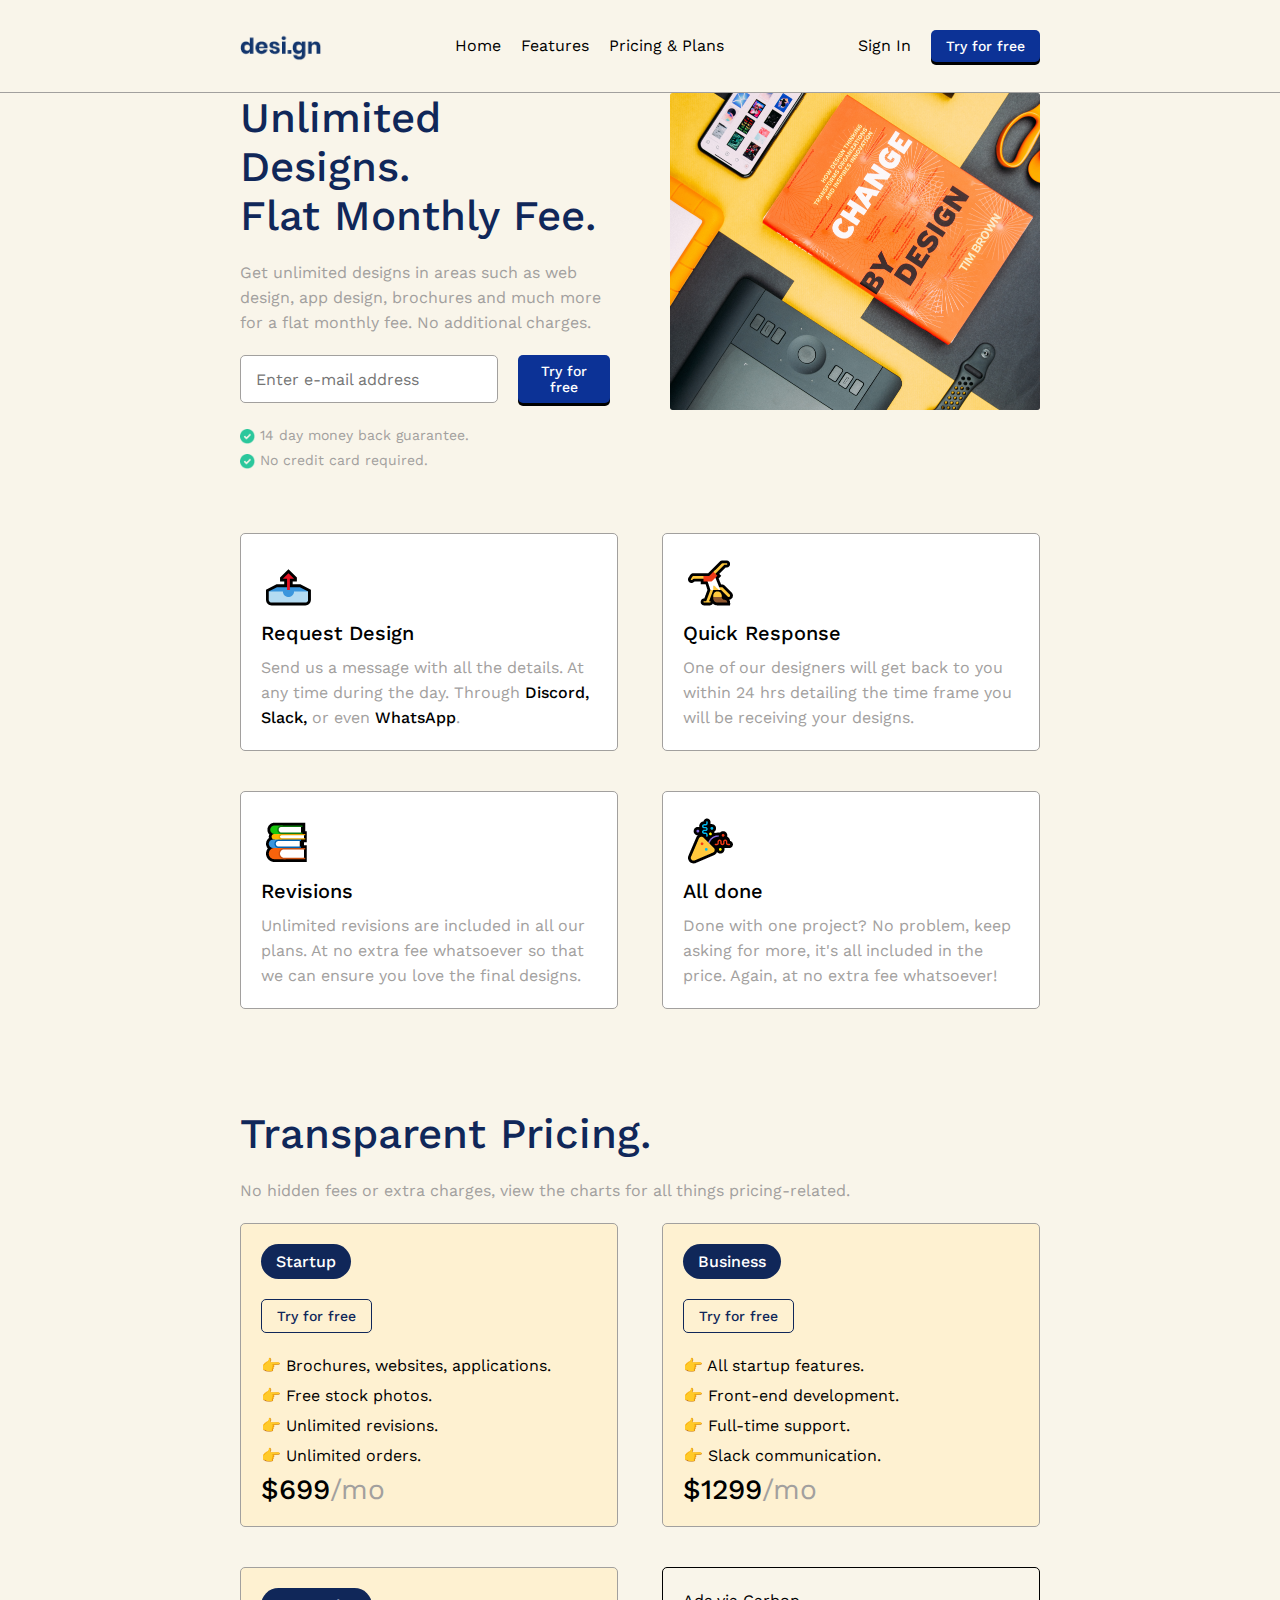
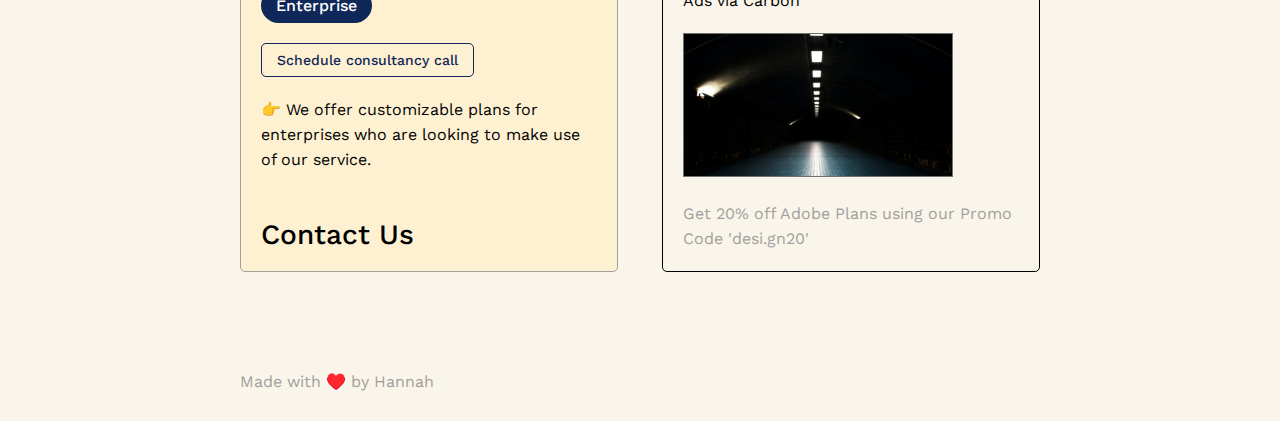
<file: index.html>
<!DOCTYPE html>
<html lang="en">

<head>
    <meta charset="UTF-8">
    <meta http-equiv="X-UA-Compatible" content="IE=edge">
    <meta name="viewport" content="width=device-width, initial-scale=1.0">
    <title>Desi.gn Landing Page template challenge</title>

    <link rel="stylesheet" href="style.css">
    <link rel="preconnect" href="https://fonts.gstatic.com">
    <link href="https://fonts.googleapis.com/css2?family=Work+Sans:wght@300;400;500;600&display=swap" rel="stylesheet">
</head>

<body>
    <header>
        <div class="headercontent">
            <img src="images/logo.png" alt="Logo for desi.gn" class="logo">

            <nav class="pagenav">
                <a href="#home">Home</a>
                <a href="#features">Features</a>
                <a href="#prices">Pricing & Plans</a>
            </nav>

            <div class="signin">
                <a href="signin.html">Sign In</a>
                <button type="button" id="signin">Try for free</button>
            </div>
        </div>
    </header>


    <div class="container">

        <section class="leader" id="home">
            <div class="leaderinfo">
                <h1>Unlimited Designs. <br>
                    Flat Monthly Fee.</h1>

                <p class="p-leader">Get unlimited designs in areas such as web design, app design, brochures and much
                    more
                    for a flat monthly
                    fee. No additional charges.</p>

                <form action="#" class="emailform">
                    <input type="email" name="email" placeholder="Enter e-mail address">
                    <button type="button" id="emailbtn">Try for free</button>
                </form>

                <div class="guarantees">
                    <div class="guarantee">
                        <img src="images/Checkmark.png">
                        <p>14 day money back guarantee.</p>
                    </div>
                    <div class="guarantee">
                        <img src="images/Checkmark.png">
                        <p>No credit card required.</p>
                    </div>
                </div>
            </div>

            <div class="leaderimage">
                <img src="images/BG Hero.png" alt="change by design book on office desk">
            </div>

        </section>

        <section class="features" id="features">
            <div class="feature 1">
                <img src="images/📤.png" alt="request emoji">
                <h3>Request Design</h3>
                <p>Send us a message with all the details. At any time during the day. Through <span
                        class="bold">Discord,
                        Slack,</span> or even
                    <span class="bold">WhatsApp</span>.</p>
            </div>
            <div class="feature 2">
                <img src="images/🤸.png" alt="cartwheel emoji">
                <h3>Quick Response</h3>
                <p>One of our designers will get back to you within 24 hrs detailing the time frame you will be
                    receiving
                    your designs.</p>
            </div>
            <div class="feature 3">
                <img src="images/📚.png" alt="pile of books emoji">
                <h3>Revisions</h3>
                <p>Unlimited revisions are included in all our plans. At no extra fee whatsoever so that we can ensure
                    you
                    love the final designs.</p>
            </div>
            <div class="feature 4">
                <img src="images/🎉.png" alt="celebration party popper emoji">
                <h3>All done</h3>
                <p>Done with one project? No problem, keep asking for more, it's all included in the price. Again, at no
                    extra fee whatsoever!</p>
            </div>
        </section>

        <section class="prices" id="prices">
            <h2>Transparent Pricing.</h2>
            <p class="priceinfo">No hidden fees or extra charges, view the charts for all things pricing-related.</p>

            <div class="pricesheets">

                <div class="pricesheet sheet">
                    <!-- pselected -->
                    <span class="p-option">Startup</span>
                    <button type="button" class="p-button">Try for free</button>
                    <!-- btnselected -->
                    <ul>
                        <li class="p-list">
                            <p>👉 Brochures, websites, applications.</p>
                        </li>
                        <li class="p-list">
                            <p>👉 Free stock photos.</p>
                        </li>
                        <li class="p-list">
                            <p>👉 Unlimited revisions.</p>
                        </li>
                        <li class="p-list">
                            <p>👉 Unlimited orders.</p>
                        </li>
                    </ul>
                    <h4 class="price">
                        <span class="bold">$699</span>/mo
                    </h4>
                </div>

                <div class="pricesheet sheet">
                    <span class="p-option">Business</span>
                    <button type="button" class="p-button">Try for free</button>
                    <ul>
                        <li class="p-list">
                            <p>👉 All startup features.</p>
                        </li>
                        <li class="p-list">
                            <p>👉 Front-end development.</p>
                        </li>
                        <li class="p-list">
                            <p>👉 Full-time support.</p>
                        </li>
                        <li class="p-list">
                            <p>👉 Slack communication.</p>
                        </li>
                    </ul>
                    <h4 class="price">
                        <span class="bold">$1299</span>/mo
                    </h4>
                </div>

                <div class="pricesheet sheet">
                    <span class="p-option">Enterprise</span>
                    <button type="button" class="p-button">Schedule consultancy call</button>
                    <ul>
                        <li class="p-list">👉 We offer customizable plans for enterprises who are looking to make use of
                            our
                            service.</li>
                    </ul>
                    <h4 class="price">
                        <span class="bold">Contact Us</span>
                    </h4>
                </div>

                <div class="pricesheet 4 advert">
                    <p class="advert-p">Ads via Carbon</p>
                    <img src="images/ads.png" alt="empty tunnel">
                    <p class="ad-text">Get 20% off Adobe Plans using our Promo Code 'desi.gn20'</p>
                </div>
        </section>



        <footer>Made with ♥️ by Hannah</footer>
    </div>

    <script src="app.js"></script>

</body>

</html>
</file>
<file: style.css>
html,
body,
div,
span,
applet,
object,
iframe,
h1,
h2,
h3,
h4,
h5,
h6,
p,
blockquote,
pre,
a,
abbr,
acronym,
address,
big,
cite,
code,
del,
dfn,
em,
img,
ins,
kbd,
q,
s,
samp,
small,
strike,
strong,
sub,
sup,
tt,
var,
b,
u,
i,
center,
dl,
dt,
dd,
ol,
ul,
li,
fieldset,
form,
label,
legend,
table,
caption,
tbody,
tfoot,
thead,
tr,
th,
td,
article,
aside,
canvas,
details,
embed,
figure,
figcaption,
footer,
header,
hgroup,
menu,
nav,
output,
ruby,
section,
summary,
time,
mark,
audio,
video {
    margin: 0;
    padding: 0;
    border: 0;
    font-size: 100%;
    font: inherit;
    vertical-align: baseline;
}

/* css reset above */



body {
    background-color: #F9F5EA;
    color: #A2A09E;
    /* margin: 0 auto 30px auto;
    width: 1200px; */
    font-family: 'Work Sans', sans-serif;
    font-weight: 400;
    font-size: 16px;
}

header {
    width: 100vw;
    border-bottom: solid 1px #A2A09E;
    position: sticky;
    top: 0;
    z-index: 2;
    background-color: #F9F5EA;
}

.headercontent {
    margin: 10px auto 20px auto;
    width: 1200px;
    text-align: center;
    display: flex;
    justify-content: space-between;
    align-items: center;
    padding: 20px 0 10px 0;
    z-index: 2;
}

.container {
    margin: 0 auto 30px auto;
    width: 1200px;
}

.logo {
    height: 30px;
    width: auto;
    display: inline-block;
}

.pagenav a {
    display: inline-block;
    margin-right: 15px;
}

.pagenav a:last-child {
    margin-right: 0;
}

.signin {
    display: inline-block;
}

.signin button {
    margin-left: 15px;
}

a {
    text-decoration: none;
    padding-bottom: 1px;
    color: #000;
    position: relative;
}

a:before {
    content: attr(data-something);
    font-weight: 500;
    position: absolute;
    width: 100%;
    height: 2px;
    bottom: 0;
    left: 0;
    background-color: #0C3296;
    visibility: hidden;
    transform: scaleX(0);
    transition: all 0.2s ease;
}

a:hover::before {
    visibility: visible;
    transform: scaleX(1);
}

a:hover {
    color: #0C3296;
    font-weight: 500;
}

button {
    background-color: #0C3296;
    border-radius: 5px;
    font-weight: 500;
    font-family: inherit;
    font-size: 14px;
    color: #fff;
    padding: 8px 15px;
    box-shadow: 0 3px #000;
    border: none;
    transition: 0.25s all ease;
}

button:hover {
    box-shadow: 0 2px #000;
    background-color: #102759;
    color: #fff;
}

button:active {
    box-shadow: none;
    color: #102759;
    background-color: #fff;
}

p {
    line-height: 25px;
}

.leader {
    display: flex;
    justify-content: space-between;
    flex-direction: row;
    margin-bottom: 60px;

}

.leaderinfo,
.leaderimage {
    display: inline-block;
    flex: 0 1 50%;
    min-width: none;
}

.leaderimage img {
    width: 100%;
    height: auto;
}

.leaderinfo {
    display: flex;
    flex-direction: column;
    justify-content: center;
    padding-right: 60px;
}


h1,
h2 {
    color: #102759;
    font-size: 42px;
    padding-bottom: 20px;
    font-weight: 500;
}


.p-leader {
    padding-bottom: 20px;
}

.emailform {
    padding-bottom: 20px;
    display: flex;
    width: 100%;
}

.emailform input {
    flex: 1 1 50%;
    padding: 12px 15px;
    margin-right: 20px;
    border: solid 1px #A2A09E;
    border-radius: 5px;
    outline: none;
    font-family: inherit;
    font-size: 16px;
    transition: 0.25s all ease;
}

.emailform input:focus {
    border: solid 1px #0C3296;
    box-shadow: 0px 0px 2px 2px #0C3296;
}

#emailbtn {
    width: 25%;
}

.guarantees {
    display: inline;
}

.guarantee img {
    vertical-align: middle;
    display: inline;
    height: 15px;
    width: 15px;
}

.guarantee p {
    display: inline;
    font-size: 14px;
}

.guarantee:first-child {
    margin-right: 15px;
}



.features,
.pricesheets {
    display: flex;
    flex-direction: row;
    justify-content: space-between;
    margin-bottom: 60px;
}

.feature,
.pricesheet {
    border: solid 1px #A2A09E;
    border-radius: 5px;
    flex: 1 1 25%;
    margin: 0 40px 40px 0;
    padding: 20px;
}

.feature {
    background-color: #fff;
}

.feature:last-child {
    margin: 0 0 40px 0;
}

.pricesheet:lastchild {
    margin: 0 0 40px 0;
}

.bold {
    color: #000;
    font-weight: 500;
}

h3 {
    font-size: 20px;
    color: #000;
    padding: 10px 0;
    font-weight: 500;
}

.priceinfo {
    padding-bottom: 20px;
}

.sheet {
    background-color: #FEF1D1;
    display: flex;
    flex-direction: column;
    align-items: flex-start;
    transition: 0.25s all ease;
}

.p-option {
    padding: 8px 15px;
    background-color: #102759;
    box-shadow: 0 1px 5px #102759;
    border-radius: 50px;
    font-weight: 500;
    color: #fff;
    box-shadow: none;
}

.p-button {
    display: block;
    margin: 20px 0;
    background-color: transparent;
    color: #102759;
    border: solid 1px #102759;
    box-shadow: none;
}

.sheet:hover {
    box-shadow: 1px 3px 8px 2px #A2A09E;
}

.sheet:hover .p-button {
    background-color: #0C3296;
    color: #fff;
    border: none;
    box-shadow: 0 3px #000;
}

.btnselected {
    background-color: #0C3296;
    color: #fff;
    border: none;
    box-shadow: 0 3px #000;
}

.pselected {
    box-shadow: 1px 3px 8px 2px #A2A09E;
}

.p-list {
    color: #000;
    padding-bottom: 5px;
}

h4 {
    font-size: 28px;
}

li {
    list-style: none;
    line-height: 25px;
}

.price {
    margin-top: auto;
}

.advert {
    background-color: transparent;
    border: solid 1px #000;
}

.advert-p {
    color: #000;
    margin-bottom: 20px;
}

.advert img {
    max-width: 100%;
    height: auto;
    margin-bottom: 20px;
}



@media (max-width: 1500px) {

    .container,
    .headercontent {
        width: 800px;
    }

    .guarantees div {
        display: block;
    }

    .features,
    .pricesheets {
        justify-content: space-between;
        flex-wrap: wrap;
    }

    .feature,
    .pricesheet {
        flex: 0 1 42%;
        margin: 0 0 40px 0;
    }
}


@media (max-width: 900px) {

    .container,
    .headercontent {
        width: 600px;
    }

    .headercontent {
        flex-direction: column;
    }

    .logo {
        align-self: flex-start;
    }

    .signin {
        align-self: flex-end;
        position: absolute;
    }

    nav {
        align-self: flex-start;
        margin-top: 20px;
    }


    .leader {
        flex-direction: column;
        margin-bottom: 20px;
    }

    .leaderimage {
        order: -1;
        margin-bottom: 20px;
    }

    .leaderinfo {
        flex: 1 1 100%;
        padding-right: 0;
    }

    .features,
    .pricesheets {
        flex-direction: column;
        margin-bottom: 20px;
    }

    .feature,
    .pricesheet {
        margin: 0 0 20px 0;
        position: relative;
    }

    .p-button {
        align-self: flex-end;
        position: absolute;
        margin: 0;
    }

    ul {
        margin: 20px 0 20px 0;
    }

    .advert {
        width: 50%;
    }
}

@media (max-width: 660px) {

    .container,
    .headercontent {
        width: 500px;
    }

    header {
        margin-bottom: 20px;
    }
}

@media (max-width: 580px) {

    .container,
    .headercontent {
        width: 420px;
    }
}

@media (max-width: 480px) {

    body {
        font-size: 14px;
    }

    h1,
    h2 {
        font-size: 36px;
    }

    h3 {
        font-size: 18px;
    }

    .container,
    .headercontent {
        width: 320px;
    }

    .p-button {
        align-self: auto;
        position: relative;
        margin-top: 20px;
    }

    .emailform input {
        padding: 5px 0 5px 10px;
    }
}
</file>
